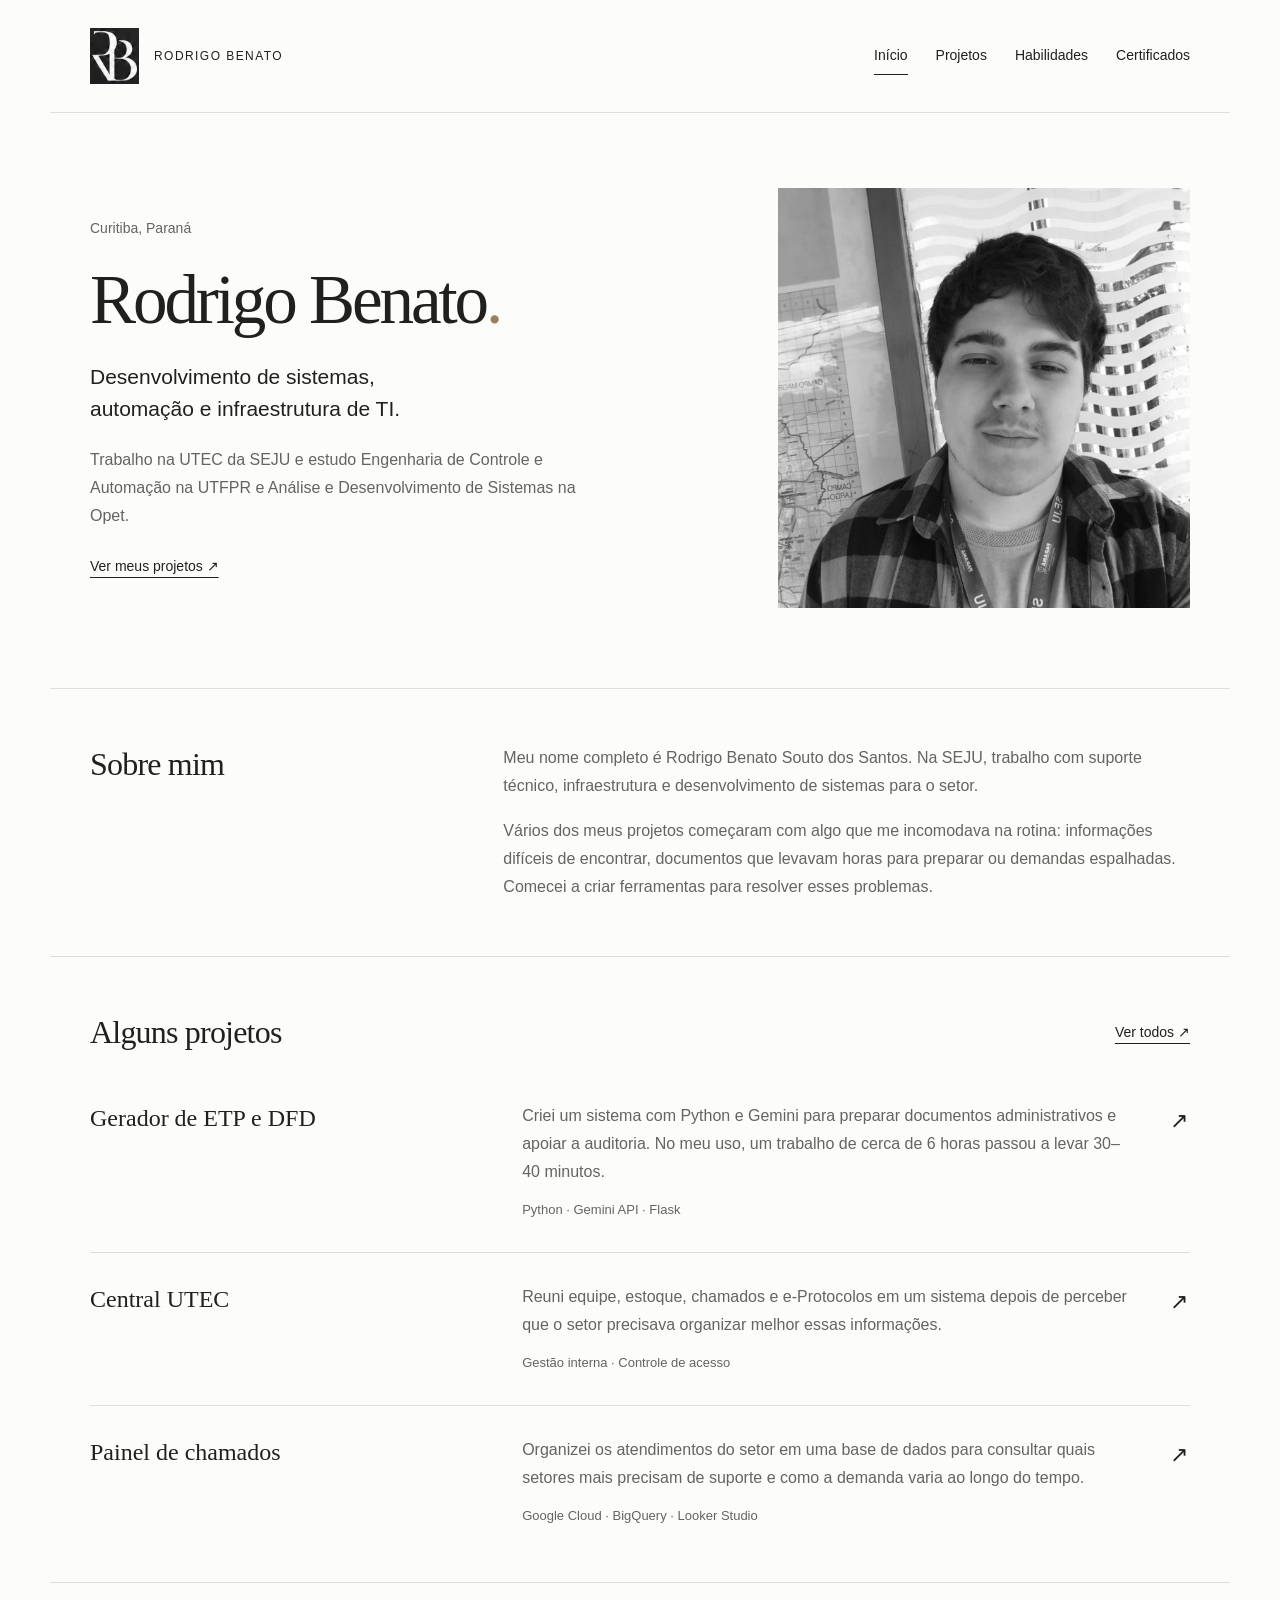
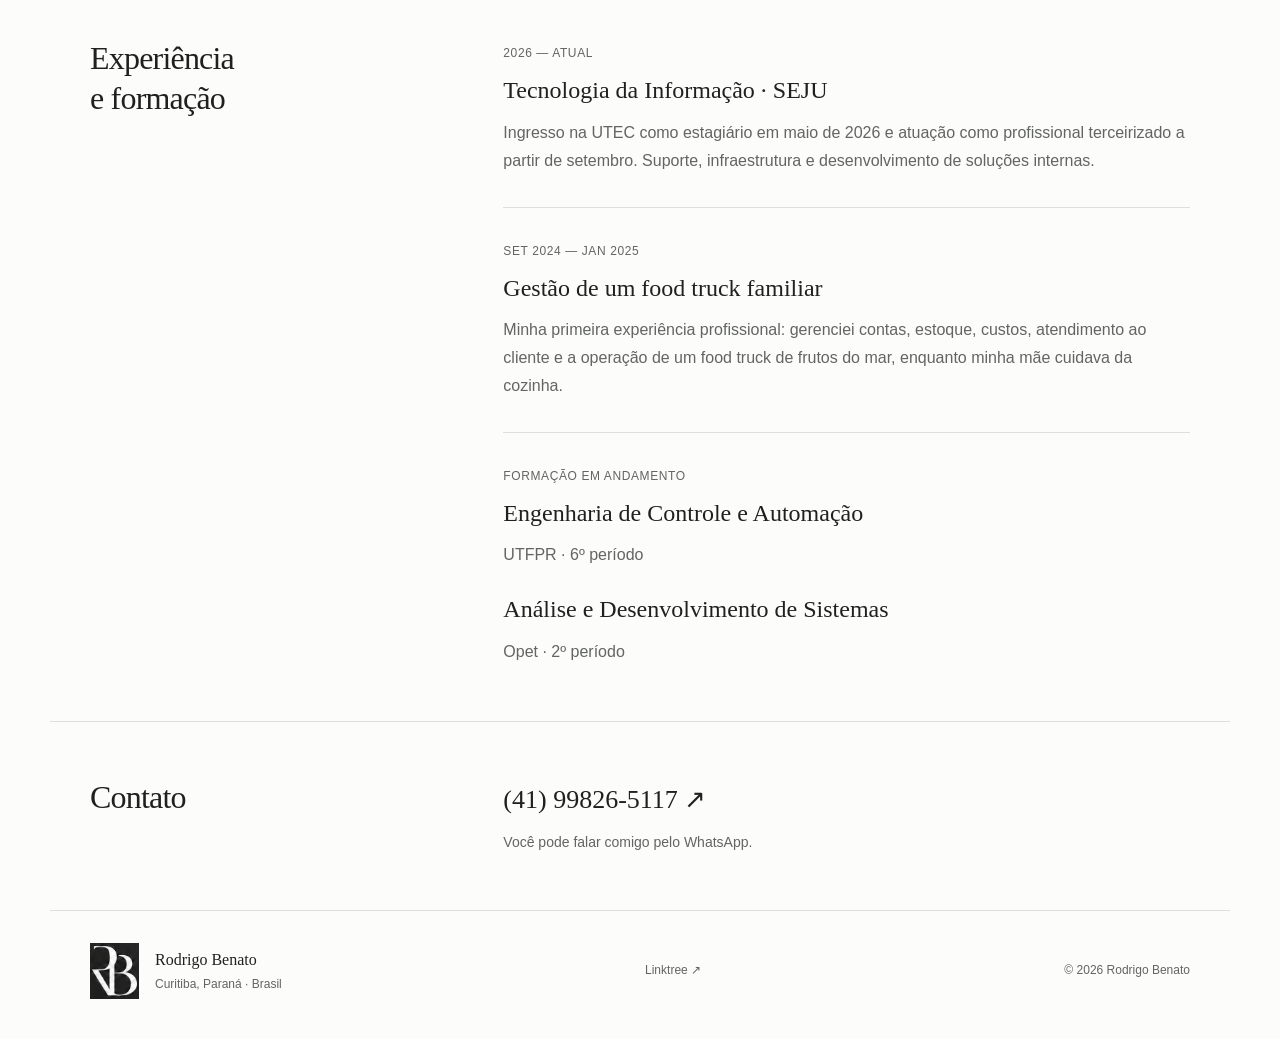
<file: index.html>
<!DOCTYPE html>
<html lang="pt-BR"><head><meta charset="utf-8"/><meta content="width=device-width,initial-scale=1" name="viewport"/><meta content="Portfólio de Rodrigo Benato. Desenvolvimento de sistemas, inteligência artificial, dados e infraestrutura de TI em Curitiba." name="description"/><meta content="#191a18" name="theme-color"/><title>Início · Rodrigo Benato</title><link href="assets/favicon.svg" rel="icon" type="image/svg+xml"/><link href="style.css" rel="stylesheet"/><script defer="" src="script.js"></script></head><body><a class="skip" href="#conteudo">Pular para o conteúdo</a><header><a aria-label="Rodrigo Benato — início" class="brand" href="index.html"><span aria-label="Monograma RB" class="logo" role="img"><img alt="" src="assets/cartao.png"/></span><span>RODRIGO BENATO</span></a><button aria-controls="nav" aria-expanded="false" class="menu">Menu <span>＋</span></button><nav id="nav"><a aria-current="page" href="index.html">Início</a><a href="projetos.html">Projetos</a><a href="habilidades.html">Habilidades</a><a href="certificados.html">Certificados</a></nav></header><main id="conteudo"><section class="hero"><div class="hero-copy"><p class="location">Curitiba, Paraná</p><h1>Rodrigo Benato<span class="title-dot">.</span></h1><p class="lead">Desenvolvimento de sistemas,<br/>automação e infraestrutura de TI.</p><p class="hero-about">Trabalho na UTEC da SEJU e estudo Engenharia de Controle e Automação na UTFPR e Análise e Desenvolvimento de Sistemas na Opet.</p><a class="text-link" href="projetos.html">Ver meus projetos ↗</a></div><figure class="portrait"><img alt="Rodrigo Benato" fetchpriority="high" src="assets/rodrigo.jpg"/></figure></section>
<section class="section intro"><h2>Sobre mim</h2><div><p>Meu nome completo é Rodrigo Benato Souto dos Santos. Na SEJU, trabalho com suporte técnico, infraestrutura e desenvolvimento de sistemas para o setor.</p><p>Vários dos meus projetos começaram com algo que me incomodava na rotina: informações difíceis de encontrar, documentos que levavam horas para preparar ou demandas espalhadas. Comecei a criar ferramentas para resolver esses problemas.</p></div></section>
<section class="section featured"><div class="section-head"><h2>Alguns projetos</h2><a class="text-link" href="projetos.html">Ver todos ↗</a></div><a class="work-row" href="projetos.html#projeto-01"><h3>Gerador de ETP e DFD</h3><div><p>Criei um sistema com Python e Gemini para preparar documentos administrativos e apoiar a auditoria. No meu uso, um trabalho de cerca de 6 horas passou a levar 30–40 minutos.</p><small>Python · Gemini API · Flask</small></div><span aria-hidden="true">↗</span></a><a class="work-row" href="projetos.html#projeto-03"><h3>Central UTEC</h3><div><p>Reuni equipe, estoque, chamados e e-Protocolos em um sistema depois de perceber que o setor precisava organizar melhor essas informações.</p><small>Gestão interna · Controle de acesso</small></div><span aria-hidden="true">↗</span></a><a class="work-row" href="projetos.html#projeto-07"><h3>Painel de chamados</h3><div><p>Organizei os atendimentos do setor em uma base de dados para consultar quais setores mais precisam de suporte e como a demanda varia ao longo do tempo.</p><small>Google Cloud · BigQuery · Looker Studio</small></div><span aria-hidden="true">↗</span></a></section>
<section class="section journey"><div><h2>Experiência<br/>e formação</h2></div><div class="timeline"><article><span>2026 — ATUAL</span><h3>Tecnologia da Informação · SEJU</h3><p>Ingresso na UTEC como estagiário em maio de 2026 e atuação como profissional terceirizado a partir de setembro. Suporte, infraestrutura e desenvolvimento de soluções internas.</p></article><article><span>SET 2024 — JAN 2025</span><h3>Gestão de um food truck familiar</h3><p>Minha primeira experiência profissional: gerenciei contas, estoque, custos, atendimento ao cliente e a operação de um food truck de frutos do mar, enquanto minha mãe cuidava da cozinha.</p></article><article><span>FORMAÇÃO EM ANDAMENTO</span><h3>Engenharia de Controle e Automação</h3><p>UTFPR · 6º período</p><h3>Análise e Desenvolvimento de Sistemas</h3><p>Opet · 2º período</p></article></div></section>
<section class="section contact"><h2>Contato</h2><div><a class="contact-number" href="https://wa.me/5541998265117" rel="noopener noreferrer" target="_blank">(41) 99826-5117 ↗</a><p>Você pode falar comigo pelo WhatsApp.</p></div></section></main><footer><div><span aria-label="Monograma RB" class="logo" role="img"><img alt="" src="assets/cartao.png"/></span><span>Rodrigo Benato<small>Curitiba, Paraná · Brasil</small></span></div><a href="https://linktr.ee/bsDigo" rel="noopener noreferrer" target="_blank">Linktree ↗</a><span class="copyright">© <span id="year">2026</span> Rodrigo Benato</span></footer></body></html>
</file>
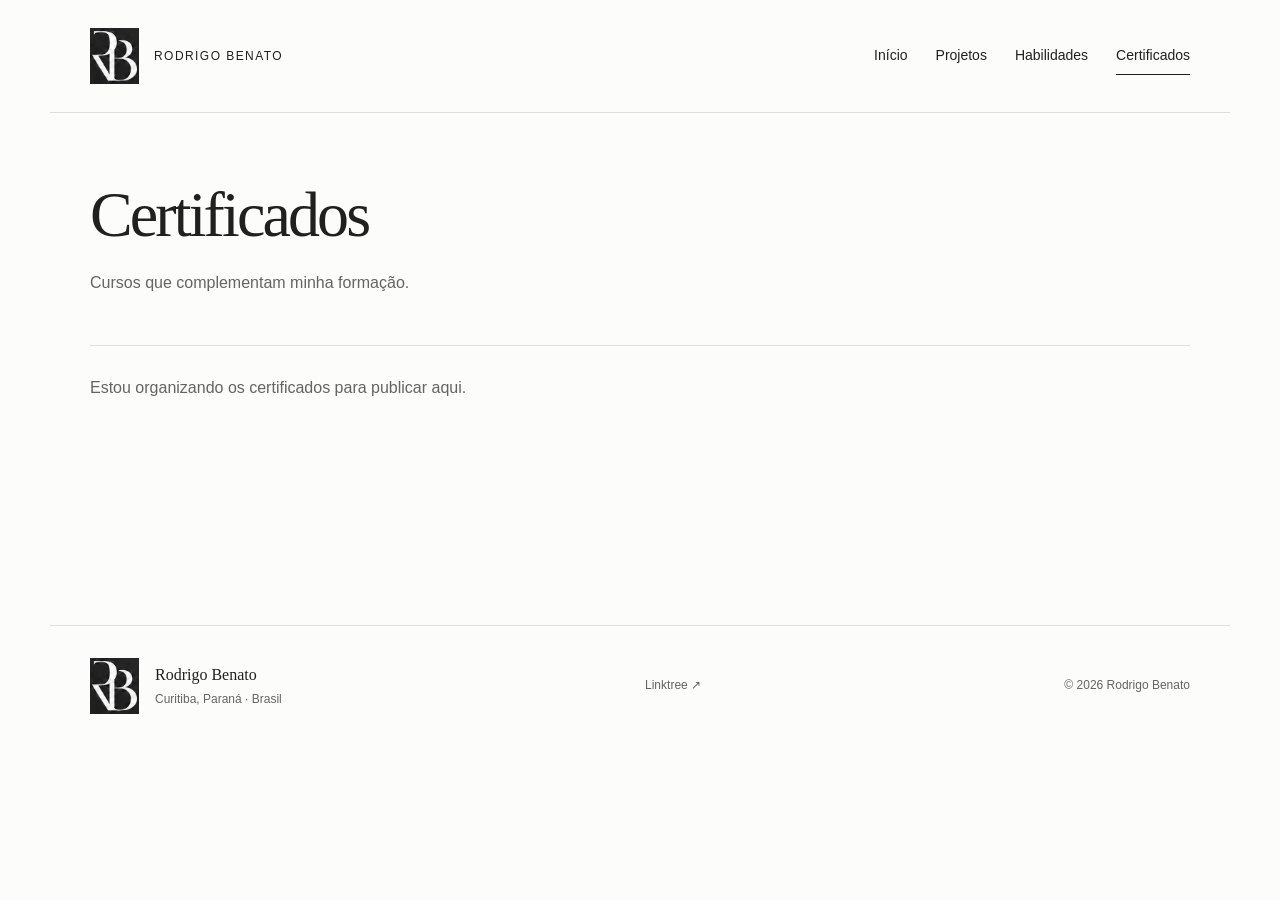
<file: certificados.html>
<!DOCTYPE html>
<html lang="pt-BR"><head><meta charset="utf-8"/><meta content="width=device-width,initial-scale=1" name="viewport"/><meta content="Portfólio de Rodrigo Benato. Desenvolvimento de sistemas, inteligência artificial, dados e infraestrutura de TI em Curitiba." name="description"/><meta content="#191a18" name="theme-color"/><title>Certificados · Rodrigo Benato</title><link href="assets/favicon.svg" rel="icon" type="image/svg+xml"/><link href="style.css" rel="stylesheet"/><script defer="" src="script.js"></script></head><body><a class="skip" href="#conteudo">Pular para o conteúdo</a><header><a aria-label="Rodrigo Benato — início" class="brand" href="index.html"><span aria-label="Monograma RB" class="logo" role="img"><img alt="" src="assets/cartao.png"/></span><span>RODRIGO BENATO</span></a><button aria-controls="nav" aria-expanded="false" class="menu">Menu <span>＋</span></button><nav id="nav"><a href="index.html">Início</a><a href="projetos.html">Projetos</a><a href="habilidades.html">Habilidades</a><a aria-current="page" href="certificados.html">Certificados</a></nav></header><main id="conteudo"><section class="page-heading"><h1>Certificados</h1><p>Cursos que complementam minha formação.</p></section><section class="certificate-empty"><p>Estou organizando os certificados para publicar aqui.</p></section></main><footer><div><span aria-label="Monograma RB" class="logo" role="img"><img alt="" src="assets/cartao.png"/></span><span>Rodrigo Benato<small>Curitiba, Paraná · Brasil</small></span></div><a href="https://linktr.ee/bsDigo" rel="noopener noreferrer" target="_blank">Linktree ↗</a><span class="copyright">© <span id="year">2026</span> Rodrigo Benato</span></footer></body></html>
</file>
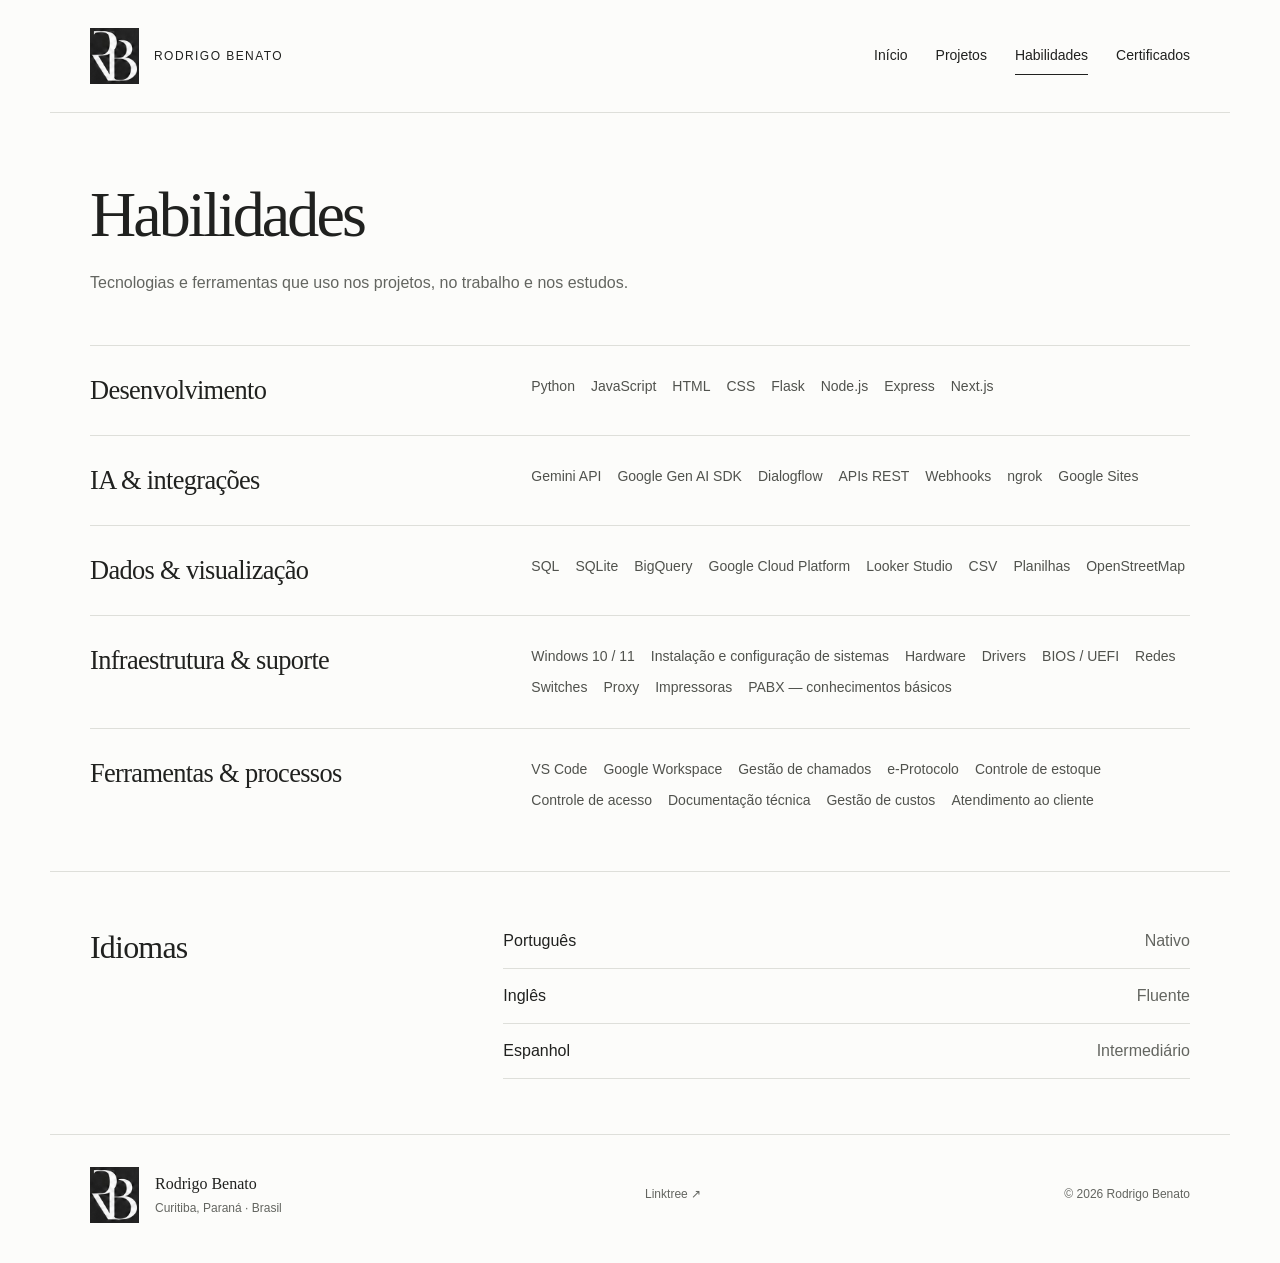
<file: habilidades.html>
<!DOCTYPE html>
<html lang="pt-BR"><head><meta charset="utf-8"/><meta content="width=device-width,initial-scale=1" name="viewport"/><meta content="Portfólio de Rodrigo Benato. Desenvolvimento de sistemas, inteligência artificial, dados e infraestrutura de TI em Curitiba." name="description"/><meta content="#191a18" name="theme-color"/><title>Habilidades · Rodrigo Benato</title><link href="assets/favicon.svg" rel="icon" type="image/svg+xml"/><link href="style.css" rel="stylesheet"/><script defer="" src="script.js"></script></head><body><a class="skip" href="#conteudo">Pular para o conteúdo</a><header><a aria-label="Rodrigo Benato — início" class="brand" href="index.html"><span aria-label="Monograma RB" class="logo" role="img"><img alt="" src="assets/cartao.png"/></span><span>RODRIGO BENATO</span></a><button aria-controls="nav" aria-expanded="false" class="menu">Menu <span>＋</span></button><nav id="nav"><a href="index.html">Início</a><a href="projetos.html">Projetos</a><a aria-current="page" href="habilidades.html">Habilidades</a><a href="certificados.html">Certificados</a></nav></header><main id="conteudo"><section class="page-heading"><h1>Habilidades</h1><p>Tecnologias e ferramentas que uso nos projetos, no trabalho e nos estudos.</p></section><section class="skills"><article class="skill-row"><div><h2>Desenvolvimento</h2></div><div class="tags"><span>Python</span><span>JavaScript</span><span>HTML</span><span>CSS</span><span>Flask</span><span>Node.js</span><span>Express</span><span>Next.js</span></div></article><article class="skill-row"><div><h2>IA &amp; integrações</h2></div><div class="tags"><span>Gemini API</span><span>Google Gen AI SDK</span><span>Dialogflow</span><span>APIs REST</span><span>Webhooks</span><span>ngrok</span><span>Google Sites</span></div></article><article class="skill-row"><div><h2>Dados &amp; visualização</h2></div><div class="tags"><span>SQL</span><span>SQLite</span><span>BigQuery</span><span>Google Cloud Platform</span><span>Looker Studio</span><span>CSV</span><span>Planilhas</span><span>OpenStreetMap</span></div></article><article class="skill-row"><div><h2>Infraestrutura &amp; suporte</h2></div><div class="tags"><span>Windows 10 / 11</span><span>Instalação e configuração de sistemas</span><span>Hardware</span><span>Drivers</span><span>BIOS / UEFI</span><span>Redes</span><span>Switches</span><span>Proxy</span><span>Impressoras</span><span>PABX — conhecimentos básicos</span></div></article><article class="skill-row"><div><h2>Ferramentas &amp; processos</h2></div><div class="tags"><span>VS Code</span><span>Google Workspace</span><span>Gestão de chamados</span><span>e-Protocolo</span><span>Controle de estoque</span><span>Controle de acesso</span><span>Documentação técnica</span><span>Gestão de custos</span><span>Atendimento ao cliente</span></div></article></section><section class="section languages"><h2>Idiomas</h2><div><dl><div><dt>Português</dt><dd>Nativo</dd></div><div><dt>Inglês</dt><dd>Fluente</dd></div><div><dt>Espanhol</dt><dd>Intermediário</dd></div></dl></div></section></main><footer><div><span aria-label="Monograma RB" class="logo" role="img"><img alt="" src="assets/cartao.png"/></span><span>Rodrigo Benato<small>Curitiba, Paraná · Brasil</small></span></div><a href="https://linktr.ee/bsDigo" rel="noopener noreferrer" target="_blank">Linktree ↗</a><span class="copyright">© <span id="year">2026</span> Rodrigo Benato</span></footer></body></html>
</file>
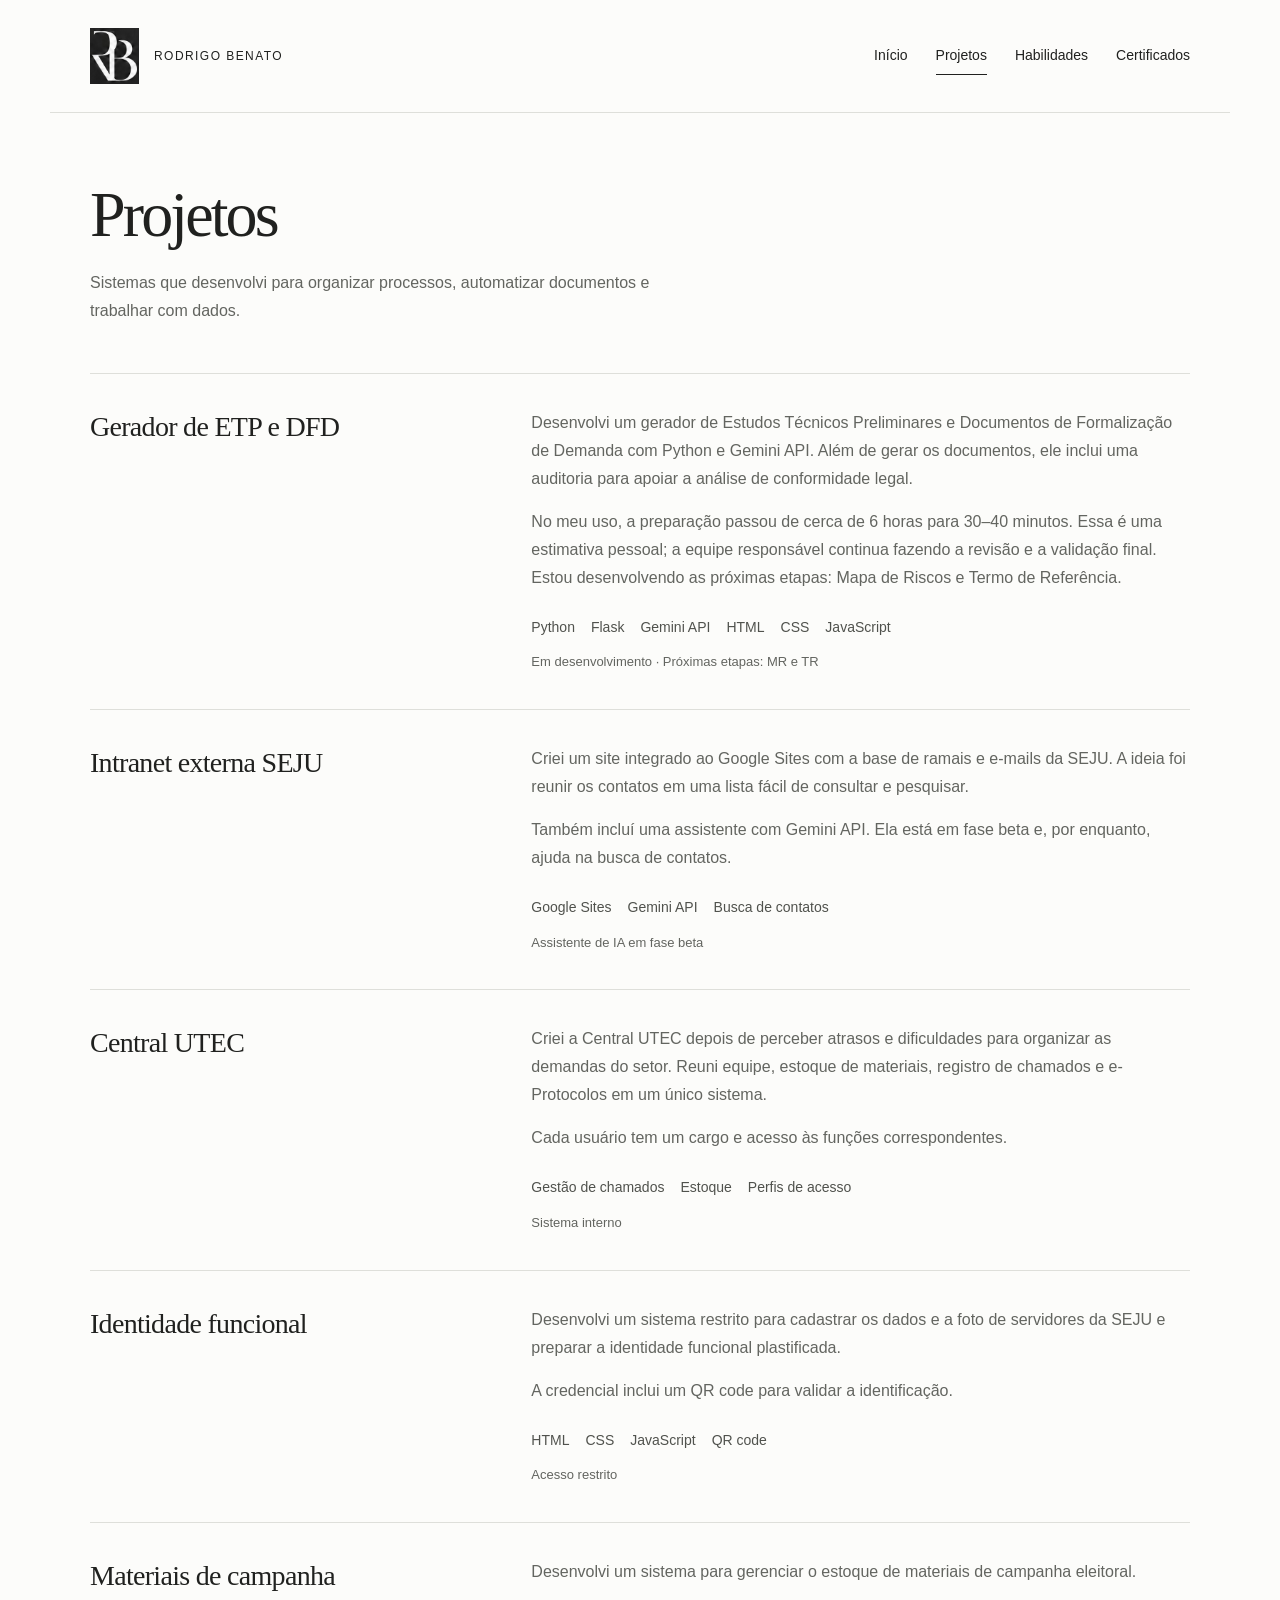
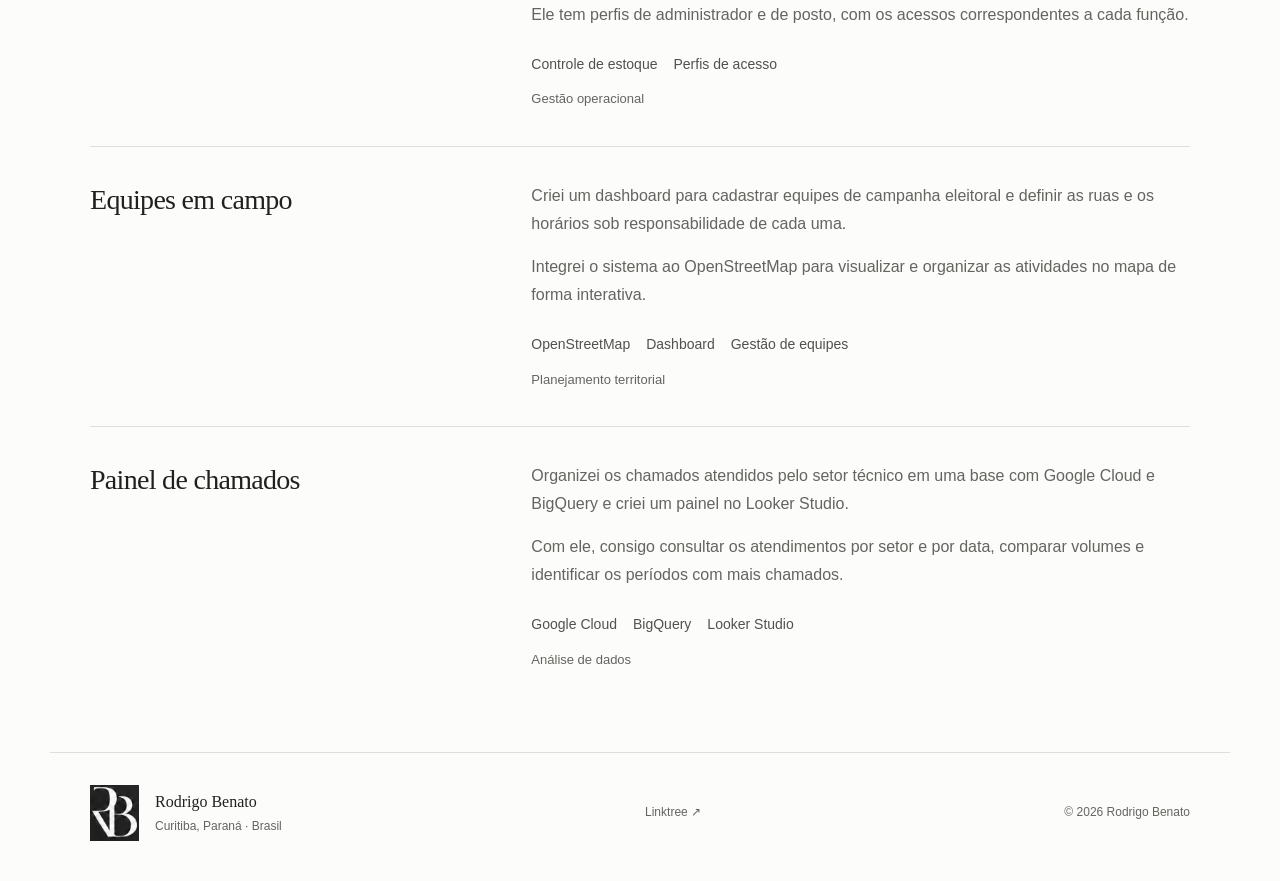
<file: projetos.html>
<!DOCTYPE html>
<html lang="pt-BR"><head><meta charset="utf-8"/><meta content="width=device-width,initial-scale=1" name="viewport"/><meta content="Portfólio de Rodrigo Benato. Desenvolvimento de sistemas, inteligência artificial, dados e infraestrutura de TI em Curitiba." name="description"/><meta content="#191a18" name="theme-color"/><title>Projetos · Rodrigo Benato</title><link href="assets/favicon.svg" rel="icon" type="image/svg+xml"/><link href="style.css" rel="stylesheet"/><script defer="" src="script.js"></script></head><body><a class="skip" href="#conteudo">Pular para o conteúdo</a><header><a aria-label="Rodrigo Benato — início" class="brand" href="index.html"><span aria-label="Monograma RB" class="logo" role="img"><img alt="" src="assets/cartao.png"/></span><span>RODRIGO BENATO</span></a><button aria-controls="nav" aria-expanded="false" class="menu">Menu <span>＋</span></button><nav id="nav"><a href="index.html">Início</a><a aria-current="page" href="projetos.html">Projetos</a><a href="habilidades.html">Habilidades</a><a href="certificados.html">Certificados</a></nav></header><main id="conteudo"><section class="page-heading"><h1>Projetos</h1><p>Sistemas que desenvolvi para organizar processos, automatizar documentos e trabalhar com dados.</p></section><section class="projects"><article class="project" id="projeto-01"><div><h2>Gerador de ETP e DFD</h2><p>Desenvolvi um gerador de Estudos Técnicos Preliminares e Documentos de Formalização de Demanda com Python e Gemini API. Além de gerar os documentos, ele inclui uma auditoria para apoiar a análise de conformidade legal.</p><p>No meu uso, a preparação passou de cerca de 6 horas para 30–40 minutos. Essa é uma estimativa pessoal; a equipe responsável continua fazendo a revisão e a validação final. Estou desenvolvendo as próximas etapas: Mapa de Riscos e Termo de Referência.</p><div class="tags"><span>Python</span><span>Flask</span><span>Gemini API</span><span>HTML</span><span>CSS</span><span>JavaScript</span></div><p class="status">Em desenvolvimento · Próximas etapas: MR e TR</p></div></article><article class="project" id="projeto-02"><div><h2>Intranet externa SEJU</h2><p>Criei um site integrado ao Google Sites com a base de ramais e e-mails da SEJU. A ideia foi reunir os contatos em uma lista fácil de consultar e pesquisar.</p><p>Também incluí uma assistente com Gemini API. Ela está em fase beta e, por enquanto, ajuda na busca de contatos.</p><div class="tags"><span>Google Sites</span><span>Gemini API</span><span>Busca de contatos</span></div><p class="status">Assistente de IA em fase beta</p></div></article><article class="project" id="projeto-03"><div><h2>Central UTEC</h2><p>Criei a Central UTEC depois de perceber atrasos e dificuldades para organizar as demandas do setor. Reuni equipe, estoque de materiais, registro de chamados e e-Protocolos em um único sistema.</p><p>Cada usuário tem um cargo e acesso às funções correspondentes.</p><div class="tags"><span>Gestão de chamados</span><span>Estoque</span><span>Perfis de acesso</span></div><p class="status">Sistema interno</p></div></article><article class="project" id="projeto-04"><div><h2>Identidade funcional</h2><p>Desenvolvi um sistema restrito para cadastrar os dados e a foto de servidores da SEJU e preparar a identidade funcional plastificada.</p><p>A credencial inclui um QR code para validar a identificação.</p><div class="tags"><span>HTML</span><span>CSS</span><span>JavaScript</span><span>QR code</span></div><p class="status">Acesso restrito</p></div></article><article class="project" id="projeto-05"><div><h2>Materiais de campanha</h2><p>Desenvolvi um sistema para gerenciar o estoque de materiais de campanha eleitoral.</p><p>Ele tem perfis de administrador e de posto, com os acessos correspondentes a cada função.</p><div class="tags"><span>Controle de estoque</span><span>Perfis de acesso</span></div><p class="status">Gestão operacional</p></div></article><article class="project" id="projeto-06"><div><h2>Equipes em campo</h2><p>Criei um dashboard para cadastrar equipes de campanha eleitoral e definir as ruas e os horários sob responsabilidade de cada uma.</p><p>Integrei o sistema ao OpenStreetMap para visualizar e organizar as atividades no mapa de forma interativa.</p><div class="tags"><span>OpenStreetMap</span><span>Dashboard</span><span>Gestão de equipes</span></div><p class="status">Planejamento territorial</p></div></article><article class="project" id="projeto-07"><div><h2>Painel de chamados</h2><p>Organizei os chamados atendidos pelo setor técnico em uma base com Google Cloud e BigQuery e criei um painel no Looker Studio.</p><p>Com ele, consigo consultar os atendimentos por setor e por data, comparar volumes e identificar os períodos com mais chamados.</p><div class="tags"><span>Google Cloud</span><span>BigQuery</span><span>Looker Studio</span></div><p class="status">Análise de dados</p></div></article></section></main><footer><div><span aria-label="Monograma RB" class="logo" role="img"><img alt="" src="assets/cartao.png"/></span><span>Rodrigo Benato<small>Curitiba, Paraná · Brasil</small></span></div><a href="https://linktr.ee/bsDigo" rel="noopener noreferrer" target="_blank">Linktree ↗</a><span class="copyright">© <span id="year">2026</span> Rodrigo Benato</span></footer></body></html>
</file>
<file: style.css>
:root{--paper:#fcfcfa;--ink:#20211f;--muted:#636560;--line:#dedfda;--gold:#99805a}*{box-sizing:border-box}html{scroll-behavior:smooth}body{margin:0;background:var(--paper);color:var(--ink);font:16px/1.75 Arial,Helvetica,sans-serif}a{color:inherit;text-decoration:none}button{font:inherit}a:focus-visible,button:focus-visible{outline:2px solid var(--gold);outline-offset:5px}h1,h2,h3,p,figure{margin:0}h1,h2,h3{font-family:Georgia,'Times New Roman',serif;font-weight:400}h1{font-size:clamp(3rem,5.4vw,5rem);line-height:1.06;letter-spacing:-.045em}h2{font-size:2rem;line-height:1.25;letter-spacing:-.025em}h3{font-size:1.5rem;line-height:1.35}p{color:var(--muted)}header,main,footer{max-width:1180px;margin:auto}header{display:flex;align-items:center;justify-content:space-between;gap:25px;padding:28px 40px;border-bottom:1px solid var(--line)}.brand{display:flex;align-items:center;gap:15px;font-size:12px;letter-spacing:.12em}.logo{position:relative;display:block;width:49px;height:56px;overflow:hidden;background:#1c1d1b;flex-shrink:0}.logo img{position:absolute;width:548.57px;max-width:none;left:-251.07px;top:-67.14px}nav{display:flex;gap:28px;font-size:14px}nav a{padding:6px 0}nav a[aria-current]{border-bottom:1px solid var(--ink)}nav a:hover,.text-link:hover{color:#876d46}.menu{display:none}.hero{display:grid;grid-template-columns:1.5fr 1fr;gap:70px;align-items:center;padding:75px 40px 80px}.location{font-size:14px;margin-bottom:22px}.hero h1{max-width:510px}.title-dot{color:var(--gold)}.lead{font-size:21px;line-height:1.55;margin:25px 0 20px;color:var(--ink)}.hero-about{max-width:490px}.hero .text-link{display:inline-block;margin-top:24px}.text-link{font-size:14px;text-decoration:underline;text-underline-offset:6px;text-decoration-thickness:1px}.portrait img{display:block;width:100%;height:420px;object-fit:cover;object-position:center 35%;filter:grayscale(1)}.section{padding:55px 40px;border-top:1px solid var(--line)}.intro,.journey,.languages,.contact{display:grid;grid-template-columns:1fr 2fr;gap:70px}.intro p+p{margin-top:17px}.section-head{display:flex;justify-content:space-between;align-items:center;margin-bottom:20px;gap:20px}.work-row{display:grid;grid-template-columns:1fr 1.55fr 20px;gap:40px;padding:30px 0;border-bottom:1px solid var(--line)}.work-row:last-child{border:0;padding-bottom:0}.work-row:hover h3{text-decoration:underline;text-underline-offset:5px}.work-row small{display:block;color:var(--muted);font-size:13px;margin-top:13px}.work-row>span{font-size:22px}.timeline article+article{margin-top:32px;padding-top:28px;border-top:1px solid var(--line)}.timeline span{font-size:12px;color:var(--muted);letter-spacing:.05em}.timeline h3{margin:8px 0 12px}.timeline p+h3{margin-top:24px}.contact-number{font-size:26px;font-family:Georgia,serif}.contact p{font-size:14px;margin-top:8px}footer{border-top:1px solid var(--line);padding:32px 40px 40px;display:flex;align-items:center;justify-content:space-between;gap:25px}footer>div{display:flex;align-items:center;gap:16px;font-family:Georgia,serif}footer small{display:block;font-family:Arial,sans-serif;font-size:12px;color:var(--muted)}footer>a,.copyright{font-size:12px;color:var(--muted)}.page-heading{padding:68px 40px 48px}.page-heading h1{font-size:clamp(3rem,5vw,4.3rem);margin-bottom:20px}.page-heading p{max-width:610px}.projects{padding:0 40px 45px}.project{padding:35px 0;border-top:1px solid var(--line);scroll-margin-top:25px}.project>div{display:grid;grid-template-columns:1fr 1.75fr;column-gap:65px}.project h2{grid-column:1;grid-row:1/5;font-size:1.75rem}.project p,.project .tags{grid-column:2}.project p+p{margin-top:15px}.tags{display:flex;flex-wrap:wrap;column-gap:16px;row-gap:7px;align-content:start}.tags span{font-size:14px;color:#50524d}.project .tags{margin-top:23px}.project .status{font-size:13px;color:var(--muted);margin-top:12px}.skills{padding:0 40px 30px}.skill-row{display:grid;grid-template-columns:1fr 1.75fr;gap:65px;border-top:1px solid var(--line);padding:28px 0}.skill-row h2{font-size:1.65rem}.languages dl{margin:0}.languages dl>div{display:flex;justify-content:space-between;gap:20px;padding:13px 0;border-bottom:1px solid var(--line)}.languages dl>div:first-child{padding-top:0}.languages dd{margin:0;color:var(--muted)}.certificate-empty{margin:0 40px 100px;padding:28px 0;border-top:1px solid var(--line);min-height:180px}.skip{position:absolute;left:15px;top:-100px;background:var(--ink);color:white;padding:10px;z-index:5}.skip:focus{top:10px}@media(max-width:850px){header{padding:20px 25px}.brand>span:last-child{display:none}.hero{gap:35px;padding:55px 25px}.portrait img{height:370px}.section,.page-heading{padding-left:25px;padding-right:25px}.intro,.journey,.languages,.contact{gap:35px}.work-row{gap:25px;grid-template-columns:1fr 1.4fr 18px}.projects,.skills{padding-left:25px;padding-right:25px}.project>div,.skill-row{gap:20px 35px}.project p+p{margin-top:0}footer{padding-left:25px;padding-right:25px;flex-wrap:wrap}.certificate-empty{margin-left:25px;margin-right:25px}}@media(max-width:580px){header{flex-wrap:wrap;padding:16px 22px;gap:12px}.brand>span:last-child{display:block;font-size:11px}.menu{display:flex;gap:12px;align-items:center;border:0;padding:8px 0;background:none;font-size:14px}.menu span{font-size:22px}nav{display:none;width:100%;justify-content:space-between;gap:10px;padding:12px 0 4px}nav.open{display:flex}.hero{padding:40px 22px;grid-template-columns:1fr;gap:30px}.hero h1{font-size:3.5rem;max-width:340px}.lead{font-size:20px;margin-top:20px}.location{margin-bottom:17px}.portrait{width:100%;max-width:360px}.portrait img{height:330px;object-position:center 31%}.section{padding:35px 22px}.intro,.journey,.languages,.contact{grid-template-columns:1fr;gap:24px}.section-head{align-items:baseline}.section-head h2{font-size:1.75rem}.work-row{grid-template-columns:1fr 18px;gap:14px;padding:25px 0}.work-row h3{grid-column:1}.work-row>div{grid-column:1;grid-row:2}.work-row>span{grid-column:2;grid-row:1}.page-heading{padding:40px 22px 30px}.projects,.skills{padding-left:22px;padding-right:22px}.project>div,.skill-row{display:block}.project h2{margin-bottom:20px}.project p+p{margin-top:15px}.skill-row h2{margin-bottom:17px}.tags{column-gap:18px;row-gap:9px}.contact-number{font-size:25px}footer{padding:25px 22px}.copyright{width:100%}.certificate-empty{margin:0 22px 60px;min-height:150px}.brand .logo{transform:scale(.85);transform-origin:left center;margin-right:-7px}.hero-about{font-size:16px}}@media(prefers-reduced-motion:reduce){html{scroll-behavior:auto}}
</file>
